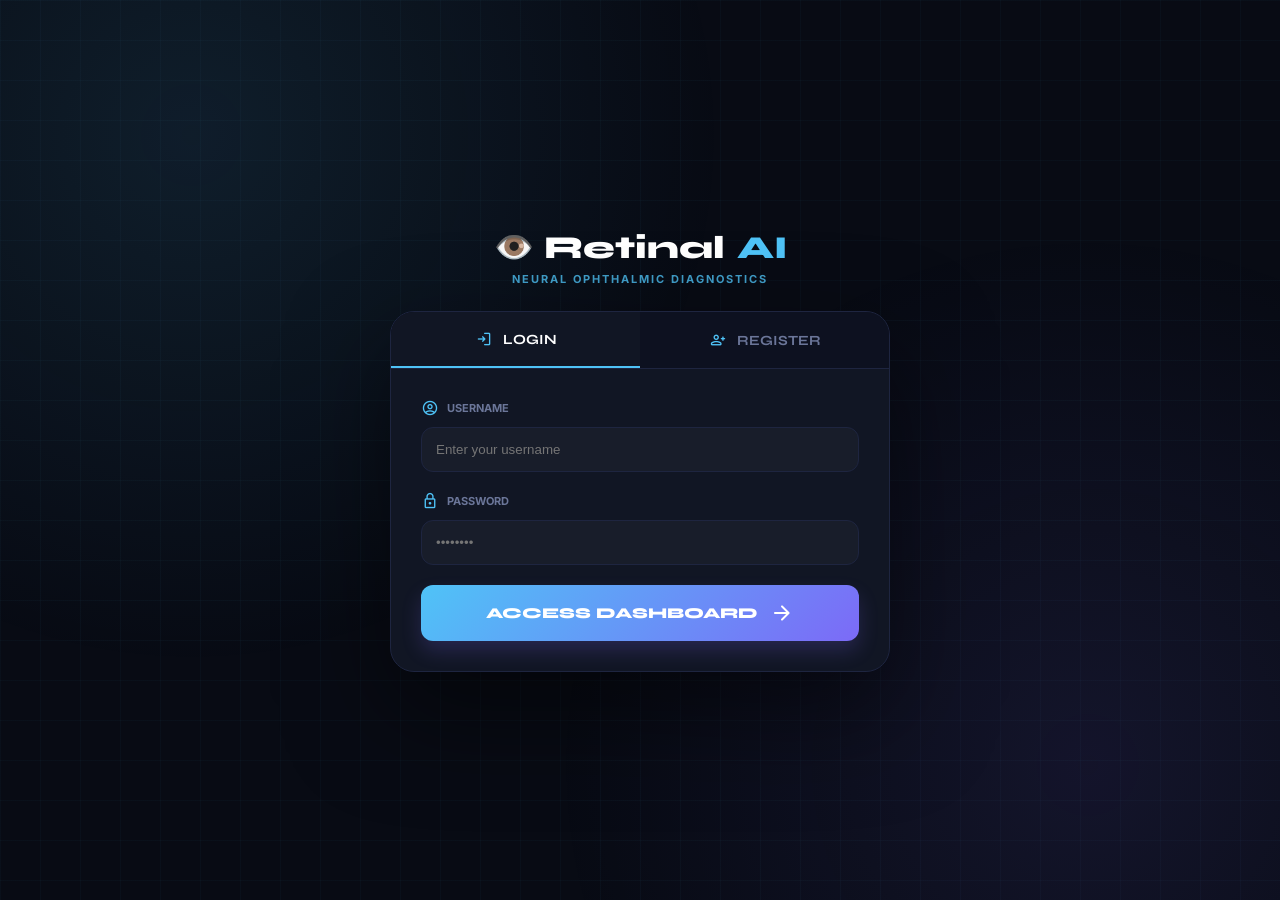
<file: templates/login.html>
<!DOCTYPE html>
<html lang="en">
<head>
<meta charset="UTF-8">
<meta name="viewport" content="width=device-width, initial-scale=1.0">
<title>Login - Oculai (Retinal AI)</title>
<link href="https://fonts.googleapis.com/css2?family=Syne:wght@700;800&family=Inter:wght@400;500;600&display=swap" rel="stylesheet">
<link rel="stylesheet" href="https://fonts.googleapis.com/css2?family=Material+Symbols+Rounded:opsz,wght,FILL,GRAD@24,400,0,0" />
<style>
/* ── DARK NEON THEME (Matching Dashboard) ── */
:root {
  --bg: #080b14;
  --bg2: #0d1120;
  --card: #111624;
  --border: #1e2540;
  --accent: #4fc3f7; /* Cyan Blue */
  --accent2: #7c6af7; /* Purple */
  --text: #e8eaf6;
  --muted: #6b7699;
  --input-bg: rgba(255, 255, 255, 0.03);
}

*, *::before, *::after { box-sizing: border-box; margin: 0; padding: 0; }

body {
  background: var(--bg);
  color: var(--text);
  font-family: 'Inter', sans-serif;
  min-height: 100vh;
  display: flex;
  align-items: center;
  justify-content: center;
  padding: 20px;
  overflow: hidden;
}

/* ── GRID BACKGROUND & GLOW ── */
body::before {
  content: ''; position: fixed; inset: 0; z-index: 0;
  background-image: 
    linear-gradient(rgba(79,195,247,.03) 1px, transparent 1px),
    linear-gradient(90deg, rgba(79,195,247,.03) 1px, transparent 1px);
  background-size: 40px 40px; pointer-events: none;
}
.background-glow {
  position: fixed; inset: 0; z-index: 0;
  background: 
    radial-gradient(circle at 15% 15%, rgba(79, 195, 247, 0.1) 0%, transparent 40%),
    radial-gradient(circle at 85% 85%, rgba(124, 106, 247, 0.1) 0%, transparent 40%);
}

.auth-container {
  position: relative; z-index: 1;
  width: 100%; max-width: 500px;
}

/* ── BRANDING ── */
.header { text-align: center; margin-bottom: 25px; }
.logo { 
  font-family: 'Syne', sans-serif; font-size: 32px; font-weight: 800; 
  display: flex; align-items: center; justify-content: center; gap: 12px;
  color: white;
}
.logo span { color: var(--accent); }
.tagline { 
  font-size: 11px; color: var(--accent); font-weight: 700; letter-spacing: 2px; 
  margin-top: 5px; text-transform: uppercase; opacity: 0.8;
}

/* ── AUTH CARD (GLASSMORPHISM) ── */
.auth-card {
  background: var(--card);
  border: 1px solid var(--border);
  border-radius: 24px;
  box-shadow: 0 40px 100px rgba(0, 0, 0, 0.5);
  display: flex; flex-direction: column;
  max-height: 90vh;
  overflow: hidden;
  backdrop-filter: blur(10px);
}

/* ── TABS ── */
.tabs {
  display: flex; background: var(--bg2);
  border-bottom: 1px solid var(--border);
}
.tab-btn {
  flex: 1; padding: 18px; border: none; background: none;
  color: var(--muted); font-family: 'Syne', sans-serif; 
  font-weight: 700; font-size: 14px; cursor: pointer;
  display: flex; align-items: center; justify-content: center; gap: 10px;
  transition: 0.3s;
}
.tab-btn.active { 
  color: white; background: var(--card);
  border-bottom: 2px solid var(--accent);
}
.tab-btn .material-symbols-rounded { font-size: 18px; color: var(--accent); }

/* ── SCROLLABLE FORM AREA ── */
.form-scroller {
  overflow-y: auto; padding: 30px;
}
.form-scroller::-webkit-scrollbar { width: 4px; }
.form-scroller::-webkit-scrollbar-thumb { background: var(--border); border-radius: 10px; }

.auth-form { display: none; }
.auth-form.active { display: block; animation: fadeIn 0.4s ease; }
@keyframes fadeIn { from { opacity: 0; transform: translateY(10px); } to { opacity: 1; transform: translateY(0); } }

/* ── INPUTS ── */
.input-group { margin-bottom: 20px; }
.input-group label {
  display: flex; align-items: center; gap: 8px;
  font-size: 11px; font-weight: 700; color: var(--muted);
  margin-bottom: 10px; text-transform: uppercase;
}
.input-group .material-symbols-rounded { color: var(--accent); font-size: 18px; }

.input-group input {
  width: 100%; padding: 14px; border-radius: 12px;
  background: var(--input-bg); border: 1px solid var(--border);
  color: white; outline: none; transition: 0.3s;
}
.input-group input:focus {
  border-color: var(--accent); box-shadow: 0 0 0 4px rgba(79, 195, 247, 0.1);
  background: var(--bg2);
}

.grid-2 { display: grid; grid-template-columns: 1fr 1fr; gap: 15px; }
.full { grid-column: span 2; }

/* ── BUTTON ── */
.btn-submit {
  width: 100%; padding: 16px; border-radius: 12px; border: none;
  background: linear-gradient(135deg, var(--accent), var(--accent2));
  color: white; font-family: 'Syne', sans-serif; font-weight: 800;
  font-size: 15px; cursor: pointer; display: flex;
  align-items: center; justify-content: center; gap: 12px;
  transition: 0.3s;
  box-shadow: 0 10px 20px rgba(124, 106, 247, 0.2);
}
.btn-submit:hover { 
  transform: translateY(-2px); 
  box-shadow: 0 15px 30px rgba(124, 106, 247, 0.3); 
  filter: brightness(1.1);
}
</style>
</head>
<body>

<div class="background-glow"></div>

<div class="auth-container">
  <div class="header">
    <div class="logo">👁️ Retinal<span>AI</span></div>
    <div class="tagline">Neural Ophthalmic Diagnostics</div>
  </div>

  <div class="auth-card">
    <div class="tabs">
      <button class="tab-btn active" id="tab-login" onclick="switchTab('login')">
        <span class="material-symbols-rounded">login</span> LOGIN
      </button>
      <button class="tab-btn" id="tab-register" onclick="switchTab('register')">
        <span class="material-symbols-rounded">person_add</span> REGISTER
      </button>
    </div>

    <div class="form-scroller">
      <form id="login-form" class="auth-form active">
        <div class="input-group">
          <label><span class="material-symbols-rounded">account_circle</span> Username</label>
          <input type="text" id="log-user" placeholder="Enter your username" required>
        </div>
        <div class="input-group">
          <label><span class="material-symbols-rounded">lock</span> Password</label>
          <input type="password" id="log-pass" placeholder="••••••••" required>
        </div>
        <button type="submit" class="btn-submit">
          ACCESS DASHBOARD <span class="material-symbols-rounded">arrow_forward</span>
        </button>
      </form>

      <form id="register-form" class="auth-form">
        <div class="grid-2">
          <div class="input-group full">
            <label><span class="material-symbols-rounded">badge</span> Full Name</label>
            <input type="text" id="reg-name" placeholder="Enter full name" required>
          </div>
          <div class="input-group">
            <label><span class="material-symbols-rounded">event</span> Age</label>
            <input type="number" id="reg-age" placeholder="Age" required>
          </div>
          <div class="input-group">
            <label><span class="material-symbols-rounded">wc</span> Gender</label>
            <input type="text" id="reg-gender" placeholder="Gender" required>
          </div>
          <div class="input-group full">
            <label><span class="material-symbols-rounded">mail</span> Email Address</label>
            <input type="email" id="reg-email" placeholder="mail@example.com" required>
          </div>
          <div class="input-group full">
            <label><span class="material-symbols-rounded">home</span> Address</label>
            <input type="text" id="reg-address" placeholder="Residential address" required>
          </div>
          <div class="input-group full">
            <label><span class="material-symbols-rounded">call</span> Contact Number</label>
            <input type="text" id="reg-phone" placeholder="Phone number" required>
          </div>
          <div class="input-group">
            <label><span class="material-symbols-rounded">person</span> Username</label>
            <input type="text" id="reg-user" required>
          </div>
          <div class="input-group">
            <label><span class="material-symbols-rounded">key</span> Password</label>
            <input type="password" id="reg-pass" required>
          </div>
        </div>
        <button type="submit" class="btn-submit">
          CREATE ACCOUNT <span class="material-symbols-rounded">verified_user</span>
        </button>
      </form>
    </div>
  </div>
</div>

<script>
  function switchTab(type) {
    document.querySelectorAll('.auth-form').forEach(f => f.classList.remove('active'));
    document.querySelectorAll('.tab-btn').forEach(b => b.classList.remove('active'));
    document.getElementById(type + '-form').classList.add('active');
    document.getElementById('tab-' + type).classList.add('active');
  }

  // Register Logic
  document.getElementById('register-form').addEventListener('submit', (e) => {
    e.preventDefault();
    const userData = {
      name: document.getElementById('reg-name').value,
      user: document.getElementById('reg-user').value.trim(),
      pass: document.getElementById('reg-pass').value.trim(),
      age: document.getElementById('reg-age').value,
      gender: document.getElementById('reg-gender').value,
      email: document.getElementById('reg-email').value,
      address: document.getElementById('reg-address').value,
      phone: document.getElementById('reg-phone').value
    };
    localStorage.setItem('patient_data', JSON.stringify(userData));
    alert("Successfully Registered! Please login to continue.");
    switchTab('login');
  });

  // Login Logic
  document.getElementById('login-form').addEventListener('submit', (e) => {
    e.preventDefault();
    const u = document.getElementById('log-user').value.trim();
    const p = document.getElementById('log-pass').value.trim();
    const stored = JSON.parse(localStorage.getItem('patient_data'));

    if(stored && u === stored.user && p === stored.pass) {
      window.location.href = '/dashboard';
    } else {
      alert("Invalid Credentials! Please register first.");
    }
  });
</script>
</body>
</html>
</file>
